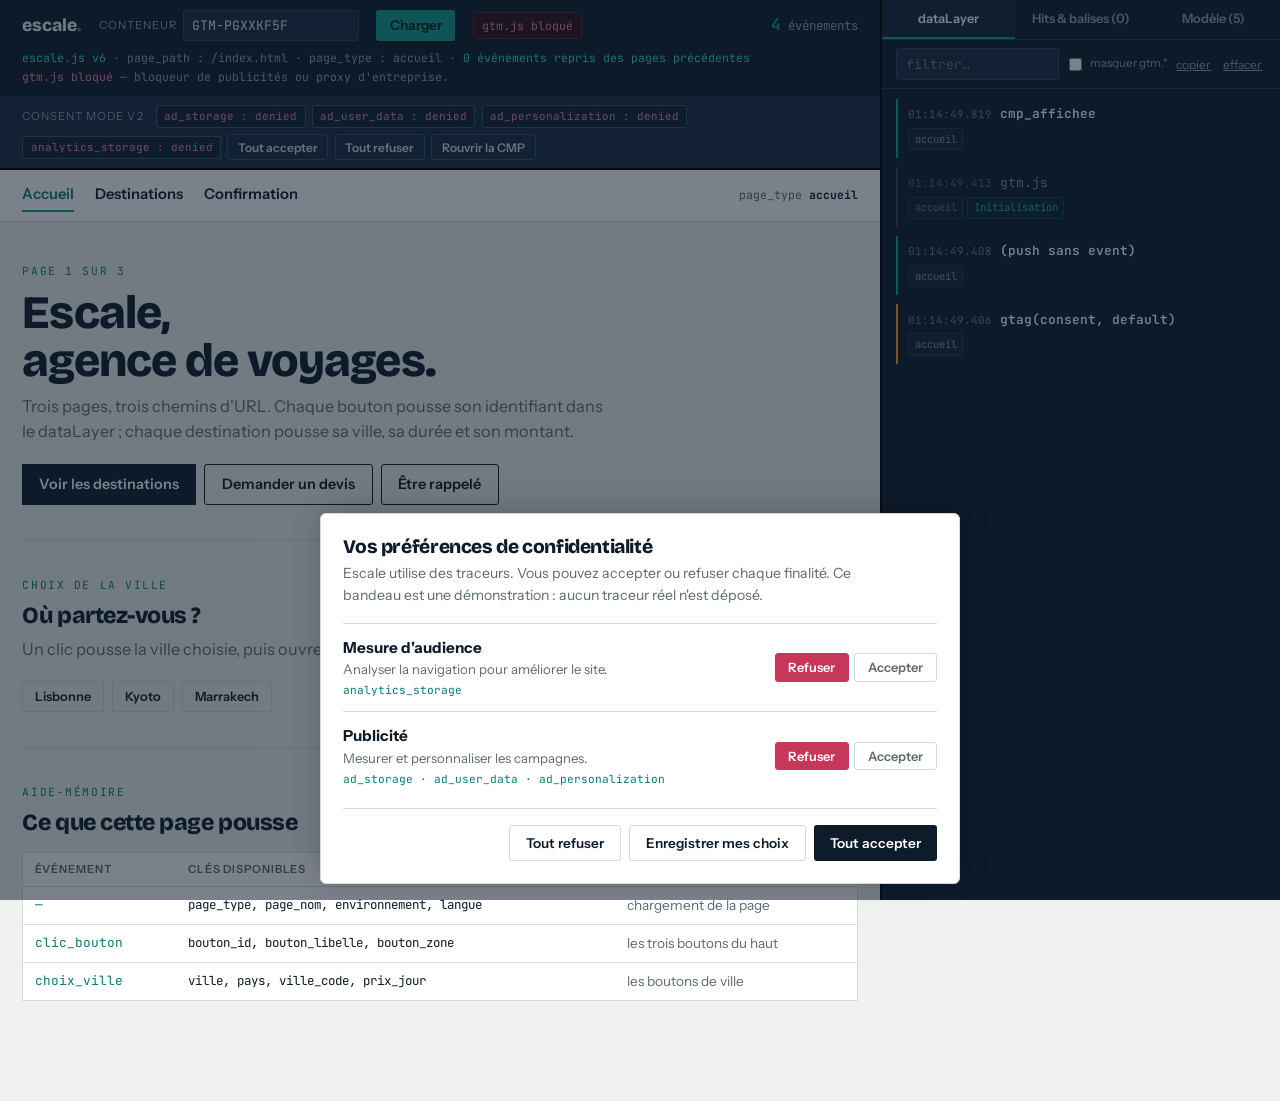
<file: index.html>
<!DOCTYPE html>
<html lang="fr">
<head>
<meta charset="utf-8">
<meta name="viewport" content="width=device-width, initial-scale=1">
<title>Escale — accueil</title>
<link rel="preconnect" href="https://fonts.googleapis.com">
<link rel="preconnect" href="https://fonts.gstatic.com" crossorigin>
<link href="https://fonts.googleapis.com/css2?family=Bricolage+Grotesque:opsz,wght@12..96,500;12..96,700;12..96,800&family=Instrument+Sans:wght@400;500;600&family=JetBrains+Mono:wght@400;600&display=swap" rel="stylesheet">
<link rel="stylesheet" href="escale.css?v=6">

<!-- dataLayer + moniteur : AVANT tout le reste -->
<script>
window.dataLayer = window.dataLayer || [];
window.__journal = [];
window.__tampon = [];
window.__journaliser = function (m) { window.__tampon.push(m); };
window.escaleTag = function (n, d) { (window.__tagsEnAttente = window.__tagsEnAttente || []).push([n, d]); };

(function () {
  function installerHook() {
    var dl = window.dataLayer;
    if (!dl || (dl.push && dl.push.__hooke)) return;
    var origine = dl.push;
    var wrapper = function () {
      for (var i = 0; i < arguments.length; i++) {
        try { window.__journaliser(arguments[i]); } catch (e) {}
      }
      return origine.apply(dl, arguments);
    };
    wrapper.__hooke = true;
    dl.push = wrapper;
  }
  window.__installerHook = installerHook;
  installerHook();
  setInterval(installerHook, 400);
})();

// Contexte de page, disponible dès le premier événement.
// Consent Mode v2 — restauré depuis la session, AVANT le chargement de GTM.
function gtag() { dataLayer.push(arguments); }
window.__consentInitial = { ad_storage: 'denied', ad_user_data: 'denied', ad_personalization: 'denied', analytics_storage: 'denied' };
try {
  var sauvegarde = sessionStorage.getItem('escale_consent');
  if (sauvegarde) window.__consentInitial = JSON.parse(sauvegarde);
} catch (e) {}
gtag('consent', 'default', {
  ad_storage: window.__consentInitial.ad_storage,
  ad_user_data: window.__consentInitial.ad_user_data,
  ad_personalization: window.__consentInitial.ad_personalization,
  analytics_storage: window.__consentInitial.analytics_storage,
  functionality_storage: 'granted',
  security_storage: 'granted',
  wait_for_update: 500
});

dataLayer.push({
  page_type: 'accueil',
  page_nom: 'Accueil',
  environnement: 'formation',
  langue: 'fr'
});
</script>
</head>
<body data-page="accueil">

<header class="barre">
  <div class="barre-inner">
    <div class="marque">escale<span>.</span></div>
    <div class="champ">
      <label for="id-conteneur">Conteneur</label>
      <input type="text" id="id-conteneur" value="GTM-PGXXKF5F" placeholder="GTM-XXXXXXX" spellcheck="false" autocomplete="off">
    </div>
    <button class="btn" id="btn-charger">Charger</button>
    <span class="etat" id="etat-gtm">en attente</span>
    <div class="compteur"><b id="compteur">0</b> événements</div>
    <p class="diag" id="diagnostic"></p>
  </div>
  <div class="consent">
    <div class="consent-inner">
      <span class="titre">Consent Mode v2</span>
      <button class="pastille" data-consent="ad_storage" data-etat="denied">ad_storage : denied</button>
      <button class="pastille" data-consent="ad_user_data" data-etat="denied">ad_user_data : denied</button>
      <button class="pastille" data-consent="ad_personalization" data-etat="denied">ad_personalization : denied</button>
      <button class="pastille" data-consent="analytics_storage" data-etat="denied">analytics_storage : denied</button>
      <button class="btn-fant" id="btn-tout-accepter">Tout accepter</button>
      <button class="btn-fant" id="btn-tout-refuser">Tout refuser</button>
    </div>
  </div>
</header>

<nav class="nav">
  <div class="nav-inner">
    <a href="index.html" aria-current="page">Accueil</a>
    <a href="destinations.html">Destinations</a>
    <a href="merci.html">Confirmation</a>
    <span class="chemin">page_type <b>accueil</b></span>
  </div>
</nav>

<main>

  <section class="hero">
    <span class="eyebrow">Page 1 sur 3</span>
    <h1>Escale,<br>agence de voyages.</h1>
    <p class="chapo">Trois pages, trois chemins d'URL. Chaque bouton pousse son identifiant dans le dataLayer ; chaque destination pousse sa ville, sa durée et son montant.</p>
    <div class="actions">
      <a class="btn-clair" href="destinations.html" id="lien-destinations" data-bouton-id="voir-destinations" data-bouton-zone="hero">Voir les destinations</a>
      <button class="btn-bord" id="btn-devis" data-bouton-id="demander-devis" data-bouton-zone="hero">Demander un devis</button>
      <button class="btn-bord" id="btn-rappel" data-bouton-id="etre-rappele" data-bouton-zone="hero">Être rappelé</button>
    </div>
  </section>

  <section id="villes">
    <span class="eyebrow">Choix de la ville</span>
    <h2>Où partez-vous ?</h2>
    <p class="chapo">Un clic pousse la ville choisie, puis ouvre la page Destinations.</p>
    <div class="actions" id="liste-villes"></div>
    <p class="msg" id="msg-ville" hidden></p>
  </section>

  <section id="cles">
    <span class="eyebrow">Aide-mémoire</span>
    <h2>Ce que cette page pousse</h2>
    <table class="cles">
      <tr><th>Événement</th><th>Clés disponibles</th><th>Déclenché par</th></tr>
      <tr><td>—</td><td>page_type, page_nom, environnement, langue</td><td>chargement de la page</td></tr>
      <tr><td>clic_bouton</td><td>bouton_id, bouton_libelle, bouton_zone</td><td>les trois boutons du haut</td></tr>
      <tr><td>choix_ville</td><td>ville, pays, ville_code, prix_jour</td><td>les boutons de ville</td></tr>
    </table>
  </section>

</main>

<button class="dock-bascule" id="dock-bascule" aria-expanded="false">Journal (<span id="compteur-mobile">0</span>)</button>

<aside class="dock" id="dock" aria-label="Journal">
  <div class="dock-tete">
    <button data-panneau="flux" aria-selected="true">dataLayer</button>
    <button data-panneau="hits" aria-selected="false">Hits &amp; balises (<span id="compteur-hits">0</span>)</button>
  </div>
  <div class="dock-outils">
    <input type="search" id="filtre" placeholder="filtrer…" aria-label="Filtrer">
    <label class="bascule"><input type="checkbox" id="masquer-gtm"> masquer gtm.*</label>
    <button class="mini-lien" id="btn-copier">copier</button>
    <button class="mini-lien" id="btn-effacer">effacer</button>
  </div>
  <div class="panneau" id="flux" data-actif="1"><p class="panneau-vide">En attente du premier push…</p></div>
  <div class="panneau" id="hits"><p class="panneau-vide">Aucun hit sortant pour l'instant.<br><br>Les événements GA4, Google Ads et Meta envoyés par vos balises s'afficheront ici automatiquement, avec leurs paramètres.<br><br>Une balise <b>HTML personnalisé</b> appelant <code>escaleTag('Nom', {…})</code> s'y affiche aussi.</p></div>
</aside>

<script src="escale.js?v=6"></script>
</body>
</html>
</file>
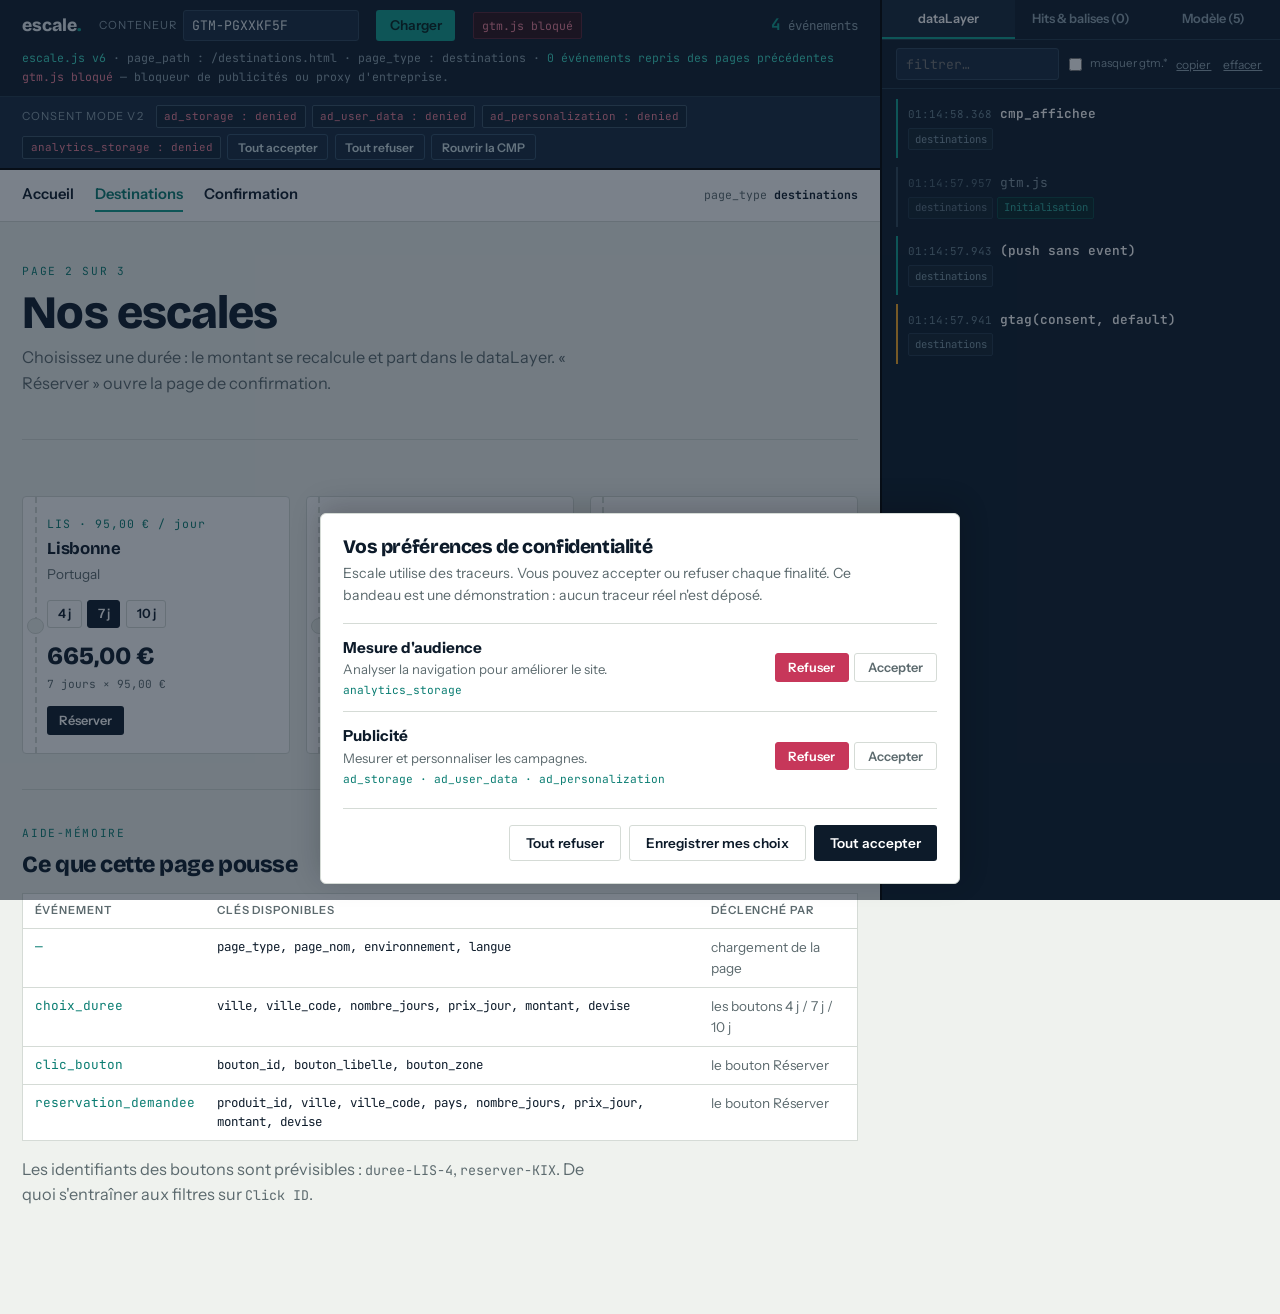
<file: destinations.html>
<!DOCTYPE html>
<html lang="fr">
<head>
<meta charset="utf-8">
<meta name="viewport" content="width=device-width, initial-scale=1">
<title>Escale — destinations</title>
<link rel="preconnect" href="https://fonts.googleapis.com">
<link rel="preconnect" href="https://fonts.gstatic.com" crossorigin>
<link href="https://fonts.googleapis.com/css2?family=Bricolage+Grotesque:opsz,wght@12..96,500;12..96,700;12..96,800&family=Instrument+Sans:wght@400;500;600&family=JetBrains+Mono:wght@400;600&display=swap" rel="stylesheet">
<link rel="stylesheet" href="escale.css?v=6">

<!-- dataLayer + moniteur : AVANT tout le reste -->
<script>
window.dataLayer = window.dataLayer || [];
window.__journal = [];
window.__tampon = [];
window.__journaliser = function (m) { window.__tampon.push(m); };
window.escaleTag = function (n, d) { (window.__tagsEnAttente = window.__tagsEnAttente || []).push([n, d]); };

(function () {
  function installerHook() {
    var dl = window.dataLayer;
    if (!dl || (dl.push && dl.push.__hooke)) return;
    var origine = dl.push;
    var wrapper = function () {
      for (var i = 0; i < arguments.length; i++) {
        try { window.__journaliser(arguments[i]); } catch (e) {}
      }
      return origine.apply(dl, arguments);
    };
    wrapper.__hooke = true;
    dl.push = wrapper;
  }
  window.__installerHook = installerHook;
  installerHook();
  setInterval(installerHook, 400);
})();

// Consent Mode v2 — restauré depuis la session, AVANT le chargement de GTM.
function gtag() { dataLayer.push(arguments); }
window.__consentInitial = { ad_storage: 'denied', ad_user_data: 'denied', ad_personalization: 'denied', analytics_storage: 'denied' };
try {
  var sauvegarde = sessionStorage.getItem('escale_consent');
  if (sauvegarde) window.__consentInitial = JSON.parse(sauvegarde);
} catch (e) {}
gtag('consent', 'default', {
  ad_storage: window.__consentInitial.ad_storage,
  ad_user_data: window.__consentInitial.ad_user_data,
  ad_personalization: window.__consentInitial.ad_personalization,
  analytics_storage: window.__consentInitial.analytics_storage,
  functionality_storage: 'granted',
  security_storage: 'granted',
  wait_for_update: 500
});

dataLayer.push({
  page_type: 'destinations',
  page_nom: 'Liste des destinations',
  environnement: 'formation',
  langue: 'fr'
});
</script>
</head>
<body data-page="destinations">

<header class="barre">
  <div class="barre-inner">
    <div class="marque">escale<span>.</span></div>
    <div class="champ">
      <label for="id-conteneur">Conteneur</label>
      <input type="text" id="id-conteneur" value="GTM-PGXXKF5F" placeholder="GTM-XXXXXXX" spellcheck="false" autocomplete="off">
    </div>
    <button class="btn" id="btn-charger">Charger</button>
    <span class="etat" id="etat-gtm">en attente</span>
    <div class="compteur"><b id="compteur">0</b> événements</div>
    <p class="diag" id="diagnostic"></p>
  </div>
  <div class="consent">
    <div class="consent-inner">
      <span class="titre">Consent Mode v2</span>
      <button class="pastille" data-consent="ad_storage" data-etat="denied">ad_storage : denied</button>
      <button class="pastille" data-consent="ad_user_data" data-etat="denied">ad_user_data : denied</button>
      <button class="pastille" data-consent="ad_personalization" data-etat="denied">ad_personalization : denied</button>
      <button class="pastille" data-consent="analytics_storage" data-etat="denied">analytics_storage : denied</button>
      <button class="btn-fant" id="btn-tout-accepter">Tout accepter</button>
      <button class="btn-fant" id="btn-tout-refuser">Tout refuser</button>
    </div>
  </div>
</header>

<nav class="nav">
  <div class="nav-inner">
    <a href="index.html">Accueil</a>
    <a href="destinations.html" aria-current="page">Destinations</a>
    <a href="merci.html">Confirmation</a>
    <span class="chemin">page_type <b>destinations</b></span>
  </div>
</nav>

<main>

  <section class="hero">
    <span class="eyebrow">Page 2 sur 3</span>
    <h1>Nos escales</h1>
    <p class="chapo">Choisissez une durée : le montant se recalcule et part dans le dataLayer. « Réserver » ouvre la page de confirmation.</p>
  </section>

  <section id="offres">
    <div class="villes" id="liste-offres"></div>
    <p class="msg" id="msg-reservation" hidden></p>
  </section>

  <section id="cles">
    <span class="eyebrow">Aide-mémoire</span>
    <h2>Ce que cette page pousse</h2>
    <table class="cles">
      <tr><th>Événement</th><th>Clés disponibles</th><th>Déclenché par</th></tr>
      <tr><td>—</td><td>page_type, page_nom, environnement, langue</td><td>chargement de la page</td></tr>
      <tr><td>choix_duree</td><td>ville, ville_code, nombre_jours, prix_jour, montant, devise</td><td>les boutons 4 j / 7 j / 10 j</td></tr>
      <tr><td>clic_bouton</td><td>bouton_id, bouton_libelle, bouton_zone</td><td>le bouton Réserver</td></tr>
      <tr><td>reservation_demandee</td><td>produit_id, ville, ville_code, pays, nombre_jours, prix_jour, montant, devise</td><td>le bouton Réserver</td></tr>
    </table>
    <p class="chapo" style="margin-top:1rem">Les identifiants des boutons sont prévisibles : <code>duree-LIS-4</code>, <code>reserver-KIX</code>. De quoi s'entraîner aux filtres sur <code>Click ID</code>.</p>
  </section>

</main>

<button class="dock-bascule" id="dock-bascule" aria-expanded="false">Journal (<span id="compteur-mobile">0</span>)</button>

<aside class="dock" id="dock" aria-label="Journal">
  <div class="dock-tete">
    <button data-panneau="flux" aria-selected="true">dataLayer</button>
    <button data-panneau="hits" aria-selected="false">Hits &amp; balises (<span id="compteur-hits">0</span>)</button>
  </div>
  <div class="dock-outils">
    <input type="search" id="filtre" placeholder="filtrer…" aria-label="Filtrer">
    <label class="bascule"><input type="checkbox" id="masquer-gtm"> masquer gtm.*</label>
    <button class="mini-lien" id="btn-copier">copier</button>
    <button class="mini-lien" id="btn-effacer">effacer</button>
  </div>
  <div class="panneau" id="flux" data-actif="1"><p class="panneau-vide">En attente du premier push…</p></div>
  <div class="panneau" id="hits"><p class="panneau-vide">Aucun hit sortant pour l'instant.<br><br>Les événements GA4, Google Ads et Meta envoyés par vos balises s'afficheront ici automatiquement, avec leurs paramètres.<br><br>Une balise <b>HTML personnalisé</b> appelant <code>escaleTag('Nom', {…})</code> s'y affiche aussi.</p></div>
</aside>

<script src="escale.js?v=6"></script>
</body>
</html>
</file>
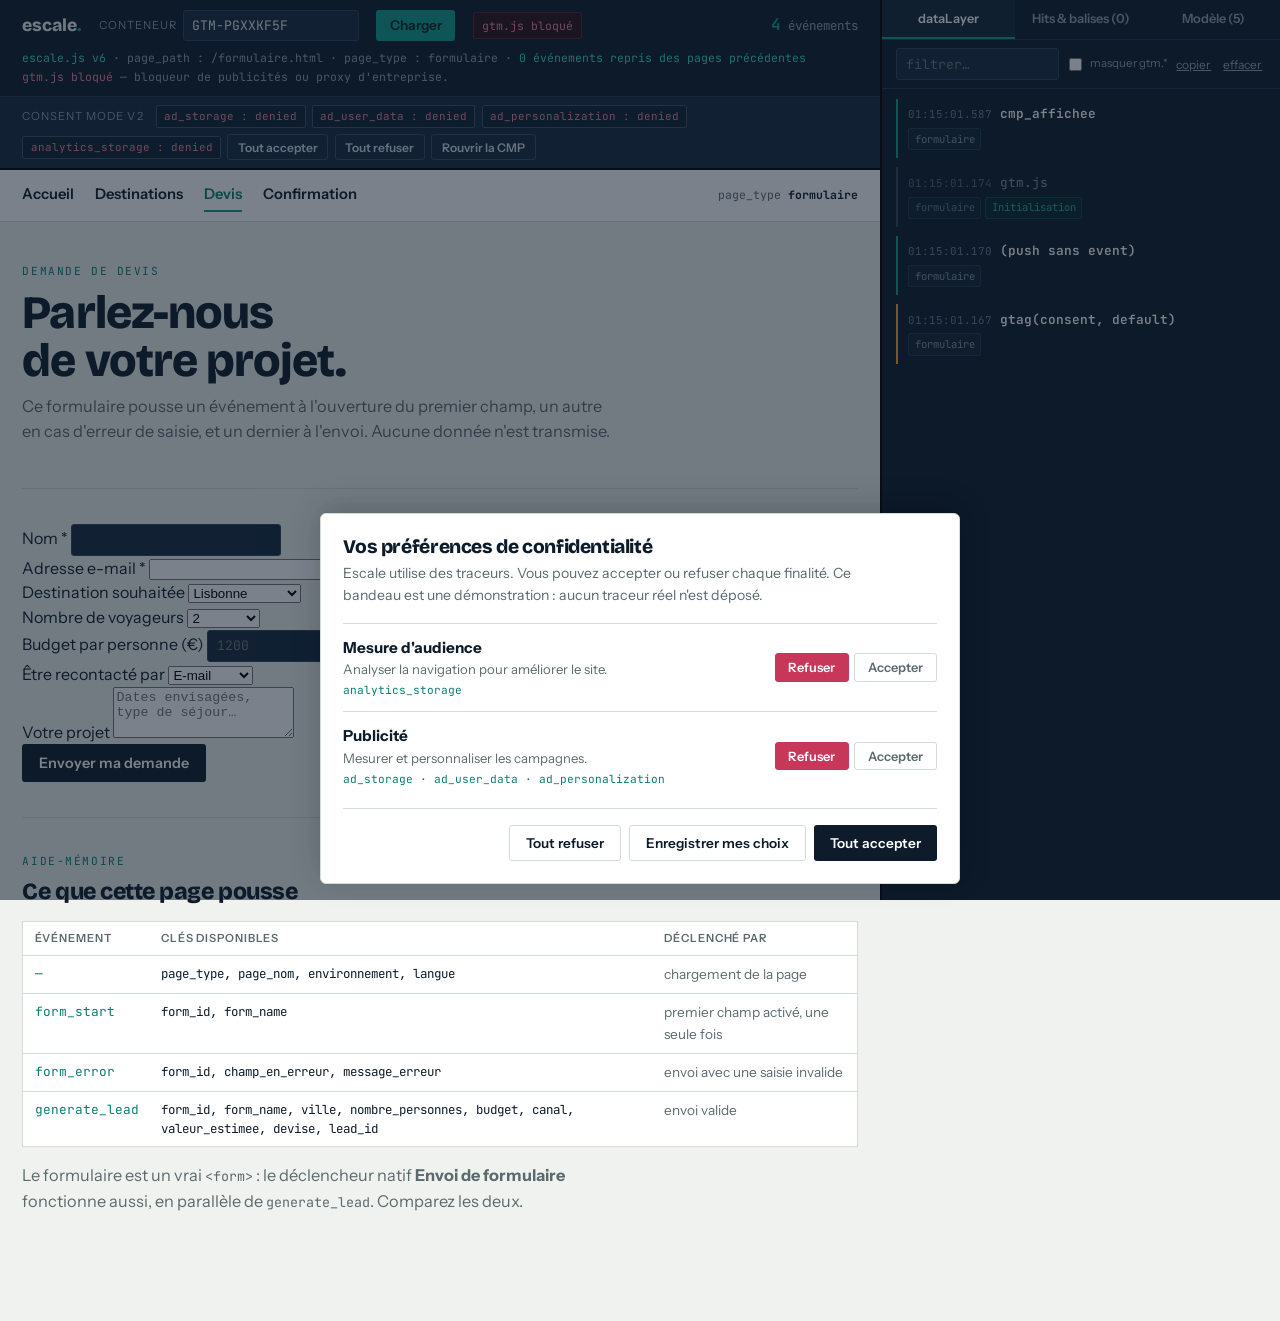
<file: formulaire.html>
<!DOCTYPE html>
<html lang="fr">
<head>
<meta charset="utf-8">
<meta name="viewport" content="width=device-width, initial-scale=1">
<title>Escale — demande de devis</title>
<link rel="preconnect" href="https://fonts.googleapis.com">
<link rel="preconnect" href="https://fonts.gstatic.com" crossorigin>
<link href="https://fonts.googleapis.com/css2?family=Bricolage+Grotesque:opsz,wght@12..96,500;12..96,700;12..96,800&family=Instrument+Sans:wght@400;500;600&family=JetBrains+Mono:wght@400;600&display=swap" rel="stylesheet">
<link rel="stylesheet" href="escale.css?v=7">

<!-- dataLayer + moniteur : AVANT tout le reste -->
<script>
window.dataLayer = window.dataLayer || [];
window.__journal = [];
window.__tampon = [];
window.__journaliser = function (m) { window.__tampon.push(m); };
window.escaleTag = function (n, d) { (window.__tagsEnAttente = window.__tagsEnAttente || []).push([n, d]); };

(function () {
  function installerHook() {
    var dl = window.dataLayer;
    if (!dl || (dl.push && dl.push.__hooke)) return;
    var origine = dl.push;
    var wrapper = function () {
      for (var i = 0; i < arguments.length; i++) {
        try { window.__journaliser(arguments[i]); } catch (e) {}
      }
      return origine.apply(dl, arguments);
    };
    wrapper.__hooke = true;
    dl.push = wrapper;
  }
  window.__installerHook = installerHook;
  installerHook();
  setInterval(installerHook, 400);
})();

// Consent Mode v2 — restauré depuis la session, AVANT le chargement de GTM.
function gtag() { dataLayer.push(arguments); }
window.__consentInitial = { ad_storage: 'denied', ad_user_data: 'denied', ad_personalization: 'denied', analytics_storage: 'denied' };
try {
  var sauvegarde = sessionStorage.getItem('escale_consent');
  if (sauvegarde) window.__consentInitial = JSON.parse(sauvegarde);
} catch (e) {}
gtag('consent', 'default', {
  ad_storage: window.__consentInitial.ad_storage,
  ad_user_data: window.__consentInitial.ad_user_data,
  ad_personalization: window.__consentInitial.ad_personalization,
  analytics_storage: window.__consentInitial.analytics_storage,
  functionality_storage: 'granted',
  security_storage: 'granted',
  wait_for_update: 500
});

dataLayer.push({
  page_type: 'formulaire',
  page_nom: 'Demande de devis',
  environnement: 'formation',
  langue: 'fr'
});
</script>
</head>
<body data-page="formulaire">

<header class="barre">
  <div class="barre-inner">
    <div class="marque">escale<span>.</span></div>
    <div class="champ">
      <label for="id-conteneur">Conteneur</label>
      <input type="text" id="id-conteneur" value="GTM-PGXXKF5F" placeholder="GTM-XXXXXXX" spellcheck="false" autocomplete="off">
    </div>
    <button class="btn" id="btn-charger">Charger</button>
    <span class="etat" id="etat-gtm">en attente</span>
    <div class="compteur"><b id="compteur">0</b> événements</div>
    <p class="diag" id="diagnostic"></p>
  </div>
  <div class="consent">
    <div class="consent-inner">
      <span class="titre">Consent Mode v2</span>
      <button class="pastille" data-consent="ad_storage" data-etat="denied">ad_storage : denied</button>
      <button class="pastille" data-consent="ad_user_data" data-etat="denied">ad_user_data : denied</button>
      <button class="pastille" data-consent="ad_personalization" data-etat="denied">ad_personalization : denied</button>
      <button class="pastille" data-consent="analytics_storage" data-etat="denied">analytics_storage : denied</button>
      <button class="btn-fant" id="btn-tout-accepter">Tout accepter</button>
      <button class="btn-fant" id="btn-tout-refuser">Tout refuser</button>
    </div>
  </div>
</header>

<nav class="nav">
  <div class="nav-inner">
    <a href="index.html">Accueil</a>
    <a href="destinations.html">Destinations</a>
    <a href="formulaire.html" aria-current="page">Devis</a>
    <a href="merci.html">Confirmation</a>
    <span class="chemin">page_type <b>formulaire</b></span>
  </div>
</nav>

<main>

  <section class="hero">
    <span class="eyebrow">Demande de devis</span>
    <h1>Parlez-nous<br>de votre projet.</h1>
    <p class="chapo">Ce formulaire pousse un événement à l'ouverture du premier champ, un autre en cas d'erreur de saisie, et un dernier à l'envoi. Aucune donnée n'est transmise.</p>
  </section>

  <section id="devis">
    <form id="form-devis" novalidate>
      <div class="form-grille">
        <div>
          <label for="f-nom">Nom *</label>
          <input type="text" id="f-nom" name="nom" autocomplete="name">
        </div>
        <div>
          <label for="f-email">Adresse e-mail *</label>
          <input type="email" id="f-email" name="email" autocomplete="email">
        </div>
        <div>
          <label for="f-ville">Destination souhaitée</label>
          <select id="f-ville" name="ville">
            <option value="Lisbonne">Lisbonne</option>
            <option value="Kyoto">Kyoto</option>
            <option value="Marrakech">Marrakech</option>
            <option value="Autre">Autre / à définir</option>
          </select>
        </div>
        <div>
          <label for="f-personnes">Nombre de voyageurs</label>
          <select id="f-personnes" name="personnes">
            <option value="1">1</option>
            <option value="2" selected>2</option>
            <option value="4">3 à 5</option>
            <option value="8">6 et plus</option>
          </select>
        </div>
        <div>
          <label for="f-budget">Budget par personne (€)</label>
          <input type="text" id="f-budget" name="budget" placeholder="1200" inputmode="numeric">
        </div>
        <div>
          <label for="f-canal">Être recontacté par</label>
          <select id="f-canal" name="canal">
            <option value="email">E-mail</option>
            <option value="telephone">Téléphone</option>
          </select>
        </div>
        <div class="pleine">
          <label for="f-message">Votre projet</label>
          <textarea id="f-message" name="message" rows="3" placeholder="Dates envisagées, type de séjour…"></textarea>
        </div>
        <div class="pleine">
          <button class="btn-clair" type="submit" id="btn-envoyer" data-bouton-id="envoyer-devis" data-bouton-zone="formulaire">Envoyer ma demande</button>
        </div>
      </div>
    </form>
    <p class="msg" id="msg-form" hidden></p>
  </section>

  <section id="confirmation" hidden>
    <span class="eyebrow">Demande enregistrée</span>
    <h2>Merci, nous vous répondons sous 48 h.</h2>
    <div class="recu">
      <span class="recu-tampon">Reçu</span>
      <dl>
        <dt>Référence</dt><dd id="recu-ref">—</dd>
        <dt>Destination</dt><dd id="recu-ville">—</dd>
        <dt>Voyageurs</dt><dd id="recu-personnes">—</dd>
      </dl>
      <div class="total" id="recu-budget">—</div>
    </div>
    <div class="actions">
      <button class="btn-bord" id="btn-nouvelle" data-bouton-id="nouvelle-demande" data-bouton-zone="confirmation">Envoyer une autre demande</button>
      <a class="btn-clair" href="destinations.html" data-bouton-id="voir-destinations" data-bouton-zone="confirmation">Voir les destinations</a>
    </div>
  </section>

  <section id="cles">
    <span class="eyebrow">Aide-mémoire</span>
    <h2>Ce que cette page pousse</h2>
    <table class="cles">
      <tr><th>Événement</th><th>Clés disponibles</th><th>Déclenché par</th></tr>
      <tr><td>—</td><td>page_type, page_nom, environnement, langue</td><td>chargement de la page</td></tr>
      <tr><td>form_start</td><td>form_id, form_name</td><td>premier champ activé, une seule fois</td></tr>
      <tr><td>form_error</td><td>form_id, champ_en_erreur, message_erreur</td><td>envoi avec une saisie invalide</td></tr>
      <tr><td>generate_lead</td><td>form_id, form_name, ville, nombre_personnes, budget, canal, valeur_estimee, devise, lead_id</td><td>envoi valide</td></tr>
    </table>
    <p class="chapo" style="margin-top:1rem">Le formulaire est un vrai <code>&lt;form&gt;</code> : le déclencheur natif <b>Envoi de formulaire</b> fonctionne aussi, en parallèle de <code>generate_lead</code>. Comparez les deux.</p>
  </section>

</main>

<button class="dock-bascule" id="dock-bascule" aria-expanded="false">Journal (<span id="compteur-mobile">0</span>)</button>

<aside class="dock" id="dock" aria-label="Journal">
  <div class="dock-tete">
    <button data-panneau="flux" aria-selected="true">dataLayer</button>
    <button data-panneau="hits" aria-selected="false">Hits &amp; balises (<span id="compteur-hits">0</span>)</button>
  </div>
  <div class="dock-outils">
    <input type="search" id="filtre" placeholder="filtrer…" aria-label="Filtrer">
    <label class="bascule"><input type="checkbox" id="masquer-gtm"> masquer gtm.*</label>
    <button class="mini-lien" id="btn-copier">copier</button>
    <button class="mini-lien" id="btn-effacer">effacer</button>
  </div>
  <div class="panneau" id="flux" data-actif="1"><p class="panneau-vide">En attente du premier push…</p></div>
  <div class="panneau" id="hits"><p class="panneau-vide">Aucun hit sortant pour l'instant.<br><br>Les événements GA4, Google Ads et Meta envoyés par vos balises s'afficheront ici automatiquement, avec leurs paramètres.<br><br>Une balise <b>HTML personnalisé</b> s'y affiche aussi, via <code>escaleTag('Nom')</code> ou <code>dataLayer.push({event:'escale_tag', balise_nom:'Nom'})</code>.</p></div>
</aside>

<script src="escale.js?v=7"></script>

<!-- Logique propre à cette page. escale.js n'est pas modifié. -->
<script>
(function () {
  'use strict';
  var FORM_ID = 'form-devis';
  var FORM_NOM = 'demande_devis';

  function id(x) { return document.getElementById(x); }
  function vers(x) { var el = id(x); if (el && el.scrollIntoView) el.scrollIntoView(); }
  function dire(texte, erreur) {
    var m = id('msg-form');
    m.hidden = false;
    m.className = erreur ? 'msg err' : 'msg';
    m.textContent = texte;
  }

  // 1. form_start — au premier champ activé, une seule fois.
  var demarre = false;
  var form = id(FORM_ID);
  form.addEventListener('focusin', function () {
    if (demarre) return;
    demarre = true;
    dataLayer.push({ event: 'form_start', form_id: FORM_ID, form_name: FORM_NOM });
  });

  // 2. Envoi
  form.addEventListener('submit', function (e) {
    e.preventDefault();

    var nom = id('f-nom').value.trim();
    var email = id('f-email').value.trim();
    var budgetBrut = id('f-budget').value.replace(/[^0-9]/g, '');
    var personnes = parseInt(id('f-personnes').value, 10) || 1;
    var ville = id('f-ville').value;
    var canal = id('f-canal').value;

    if (!nom) {
      dataLayer.push({ event: 'form_error', form_id: FORM_ID, champ_en_erreur: 'nom', message_erreur: 'Nom manquant' });
      dire('Renseignez votre nom.', true);
      id('f-nom').focus();
      return;
    }
    if (!/^[^@\s]+@[^@\s]+\.[^@\s]+$/.test(email)) {
      dataLayer.push({ event: 'form_error', form_id: FORM_ID, champ_en_erreur: 'email', message_erreur: 'Adresse e-mail invalide' });
      dire('Adresse e-mail invalide.', true);
      id('f-email').focus();
      return;
    }

    var budget = parseInt(budgetBrut, 10) || 0;
    var valeur = budget * personnes;
    var ref = 'DEV-' + Date.now().toString().slice(-6);

    dataLayer.push({
      event: 'generate_lead',
      form_id: FORM_ID,
      form_name: FORM_NOM,
      lead_id: ref,
      ville: ville,
      nombre_personnes: personnes,
      budget: budget,
      canal: canal,
      valeur_estimee: valeur,
      devise: 'EUR'
    });

    id('recu-ref').textContent = ref;
    id('recu-ville').textContent = ville;
    id('recu-personnes').textContent = personnes;
    id('recu-budget').textContent = valeur
      ? valeur.toFixed(2).replace('.', ',') + ' €'
      : 'Budget non renseigné';

    id('devis').hidden = true;
    id('confirmation').hidden = false;
    vers('confirmation');
  });

  // 3. Retour au formulaire
  id('btn-nouvelle').addEventListener('click', function () {
    form.reset();
    demarre = false;
    id('msg-form').hidden = true;
    id('confirmation').hidden = true;
    id('devis').hidden = false;
    vers('devis');
  });
})();
</script>
</body>
</html>
</file>
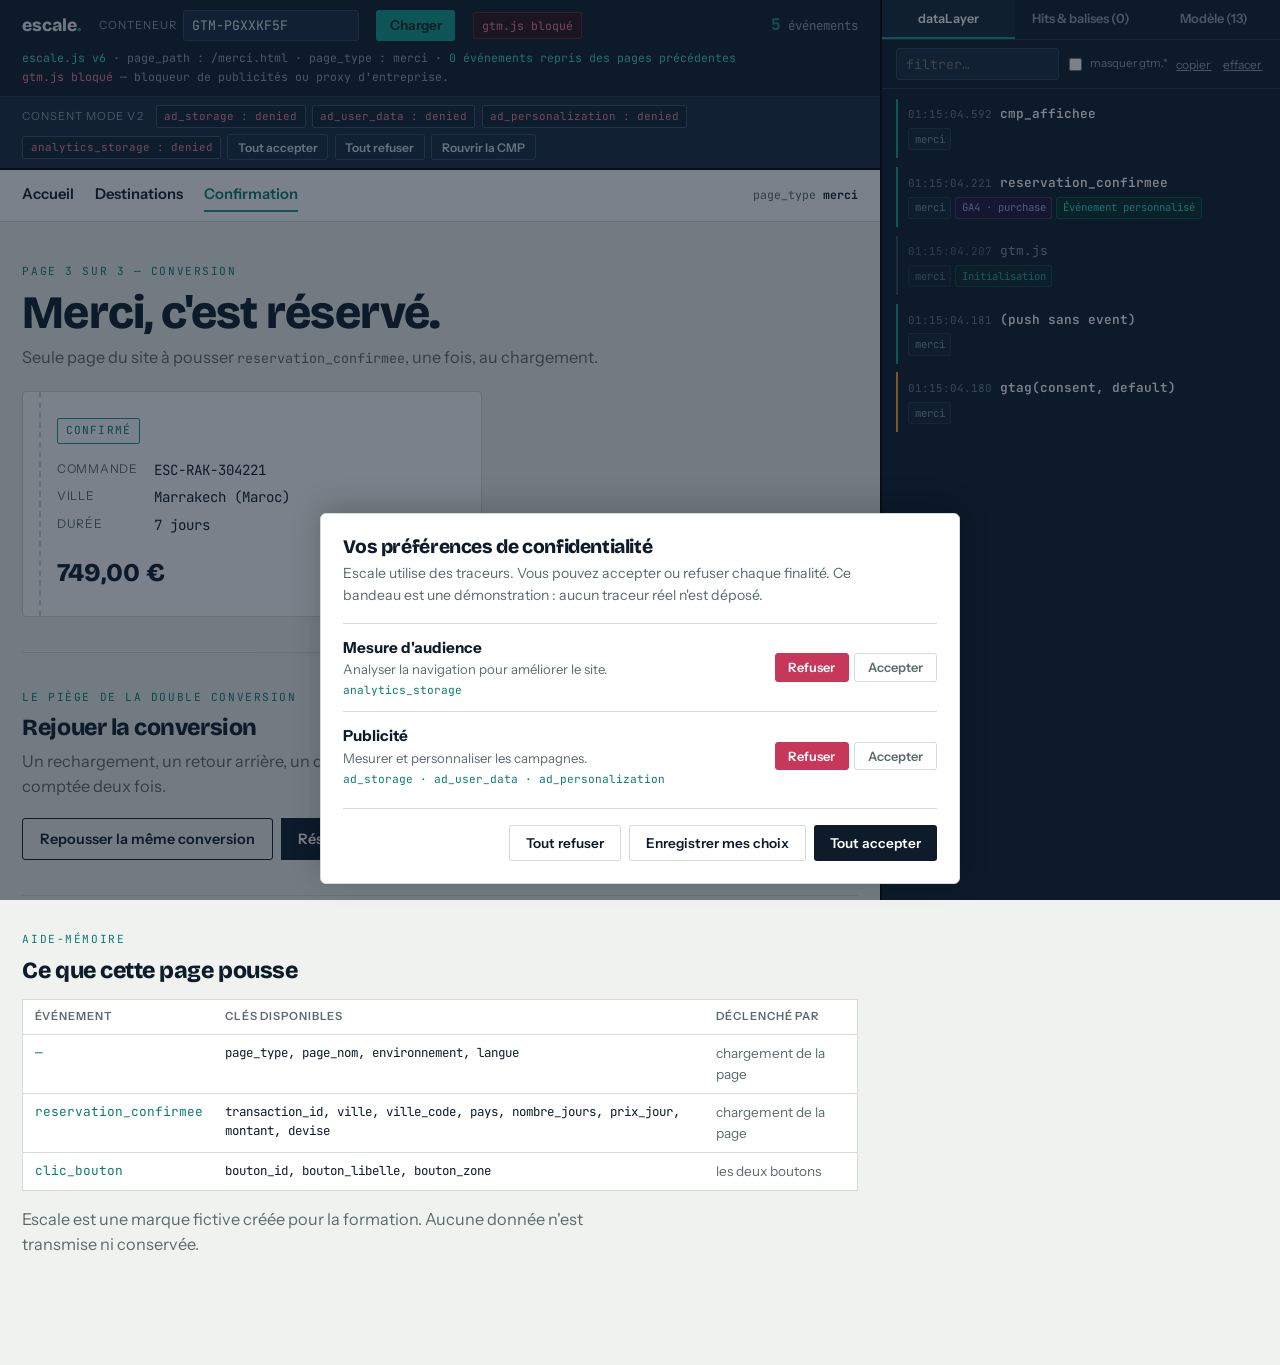
<file: merci.html>
<!DOCTYPE html>
<html lang="fr">
<head>
<meta charset="utf-8">
<meta name="viewport" content="width=device-width, initial-scale=1">
<title>Escale — merci</title>
<link rel="preconnect" href="https://fonts.googleapis.com">
<link rel="preconnect" href="https://fonts.gstatic.com" crossorigin>
<link href="https://fonts.googleapis.com/css2?family=Bricolage+Grotesque:opsz,wght@12..96,500;12..96,700;12..96,800&family=Instrument+Sans:wght@400;500;600&family=JetBrains+Mono:wght@400;600&display=swap" rel="stylesheet">
<link rel="stylesheet" href="escale.css?v=6">

<!-- dataLayer + moniteur : AVANT tout le reste -->
<script>
window.dataLayer = window.dataLayer || [];
window.__journal = [];
window.__tampon = [];
window.__journaliser = function (m) { window.__tampon.push(m); };
window.escaleTag = function (n, d) { (window.__tagsEnAttente = window.__tagsEnAttente || []).push([n, d]); };

(function () {
  function installerHook() {
    var dl = window.dataLayer;
    if (!dl || (dl.push && dl.push.__hooke)) return;
    var origine = dl.push;
    var wrapper = function () {
      for (var i = 0; i < arguments.length; i++) {
        try { window.__journaliser(arguments[i]); } catch (e) {}
      }
      return origine.apply(dl, arguments);
    };
    wrapper.__hooke = true;
    dl.push = wrapper;
  }
  window.__installerHook = installerHook;
  installerHook();
  setInterval(installerHook, 400);
})();

// Consent Mode v2 — restauré depuis la session, AVANT le chargement de GTM.
function gtag() { dataLayer.push(arguments); }
window.__consentInitial = { ad_storage: 'denied', ad_user_data: 'denied', ad_personalization: 'denied', analytics_storage: 'denied' };
try {
  var sauvegarde = sessionStorage.getItem('escale_consent');
  if (sauvegarde) window.__consentInitial = JSON.parse(sauvegarde);
} catch (e) {}
gtag('consent', 'default', {
  ad_storage: window.__consentInitial.ad_storage,
  ad_user_data: window.__consentInitial.ad_user_data,
  ad_personalization: window.__consentInitial.ad_personalization,
  analytics_storage: window.__consentInitial.analytics_storage,
  functionality_storage: 'granted',
  security_storage: 'granted',
  wait_for_update: 500
});

dataLayer.push({
  page_type: 'merci',
  page_nom: 'Confirmation de réservation',
  environnement: 'formation',
  langue: 'fr'
});
</script>
</head>
<body data-page="merci">

<header class="barre">
  <div class="barre-inner">
    <div class="marque">escale<span>.</span></div>
    <div class="champ">
      <label for="id-conteneur">Conteneur</label>
      <input type="text" id="id-conteneur" value="GTM-PGXXKF5F" placeholder="GTM-XXXXXXX" spellcheck="false" autocomplete="off">
    </div>
    <button class="btn" id="btn-charger">Charger</button>
    <span class="etat" id="etat-gtm">en attente</span>
    <div class="compteur"><b id="compteur">0</b> événements</div>
    <p class="diag" id="diagnostic"></p>
  </div>
  <div class="consent">
    <div class="consent-inner">
      <span class="titre">Consent Mode v2</span>
      <button class="pastille" data-consent="ad_storage" data-etat="denied">ad_storage : denied</button>
      <button class="pastille" data-consent="ad_user_data" data-etat="denied">ad_user_data : denied</button>
      <button class="pastille" data-consent="ad_personalization" data-etat="denied">ad_personalization : denied</button>
      <button class="pastille" data-consent="analytics_storage" data-etat="denied">analytics_storage : denied</button>
      <button class="btn-fant" id="btn-tout-accepter">Tout accepter</button>
      <button class="btn-fant" id="btn-tout-refuser">Tout refuser</button>
    </div>
  </div>
</header>

<nav class="nav">
  <div class="nav-inner">
    <a href="index.html">Accueil</a>
    <a href="destinations.html">Destinations</a>
    <a href="merci.html" aria-current="page">Confirmation</a>
    <span class="chemin">page_type <b>merci</b></span>
  </div>
</nav>

<main>

  <section class="hero">
    <span class="eyebrow">Page 3 sur 3 — conversion</span>
    <h1>Merci, c'est réservé.</h1>
    <p class="chapo">Seule page du site à pousser <code>reservation_confirmee</code>, une fois, au chargement.</p>

    <div class="recu">
      <span class="recu-tampon">Confirmé</span>
      <dl>
        <dt>Commande</dt><dd id="recu-numero">—</dd>
        <dt>Ville</dt><dd id="recu-ville">—</dd>
        <dt>Durée</dt><dd id="recu-jours">—</dd>
      </dl>
      <div class="total" id="recu-montant">—</div>
    </div>
  </section>

  <section id="rejouer">
    <span class="eyebrow">Le piège de la double conversion</span>
    <h2>Rejouer la conversion</h2>
    <p class="chapo">Un rechargement, un retour arrière, un double clic : la conversion peut être comptée deux fois.</p>
    <div class="actions">
      <button class="btn-bord" id="btn-repush" data-bouton-id="repousser-conversion" data-bouton-zone="confirmation">Repousser la même conversion</button>
      <a class="btn-clair" href="destinations.html" data-bouton-id="nouvelle-reservation" data-bouton-zone="confirmation">Réserver une autre escale</a>
    </div>
    <p class="msg" id="msg-repush" hidden></p>
  </section>

  <section id="cles">
    <span class="eyebrow">Aide-mémoire</span>
    <h2>Ce que cette page pousse</h2>
    <table class="cles">
      <tr><th>Événement</th><th>Clés disponibles</th><th>Déclenché par</th></tr>
      <tr><td>—</td><td>page_type, page_nom, environnement, langue</td><td>chargement de la page</td></tr>
      <tr><td>reservation_confirmee</td><td>transaction_id, ville, ville_code, pays, nombre_jours, prix_jour, montant, devise</td><td>chargement de la page</td></tr>
      <tr><td>clic_bouton</td><td>bouton_id, bouton_libelle, bouton_zone</td><td>les deux boutons</td></tr>
    </table>
    <p class="chapo" style="margin-top:1rem">Escale est une marque fictive créée pour la formation. Aucune donnée n'est transmise ni conservée.</p>
  </section>

</main>

<button class="dock-bascule" id="dock-bascule" aria-expanded="false">Journal (<span id="compteur-mobile">0</span>)</button>

<aside class="dock" id="dock" aria-label="Journal">
  <div class="dock-tete">
    <button data-panneau="flux" aria-selected="true">dataLayer</button>
    <button data-panneau="hits" aria-selected="false">Hits &amp; balises (<span id="compteur-hits">0</span>)</button>
  </div>
  <div class="dock-outils">
    <input type="search" id="filtre" placeholder="filtrer…" aria-label="Filtrer">
    <label class="bascule"><input type="checkbox" id="masquer-gtm"> masquer gtm.*</label>
    <button class="mini-lien" id="btn-copier">copier</button>
    <button class="mini-lien" id="btn-effacer">effacer</button>
  </div>
  <div class="panneau" id="flux" data-actif="1"><p class="panneau-vide">En attente du premier push…</p></div>
  <div class="panneau" id="hits"><p class="panneau-vide">Aucun hit sortant pour l'instant.<br><br>Les événements GA4, Google Ads et Meta envoyés par vos balises s'afficheront ici automatiquement, avec leurs paramètres.<br><br>Une balise <b>HTML personnalisé</b> appelant <code>escaleTag('Nom', {…})</code> s'y affiche aussi.</p></div>
</aside>

<script src="escale.js?v=6"></script>
</body>
</html>
</file>
<file: escale.css>
/* ============================================================
   Escale — bac à sable GTM · feuille de style partagée
   ============================================================ */
:root{
  --nuit:#0D1B2A; --nuit-clair:#16293F;
  --papier:#EFF2EE; --carte:#FFFFFF;
  --signal:#0F9D8F; --signal-sombre:#0A7D72;
  --ambre:#F5A623; --grenat:#C7375A; --violet:#7C6BF0;
  --trait:#D5DBD6; --gris:#5C6A6E;
  --dock:400px;
  --serif:'Bricolage Grotesque', system-ui, sans-serif;
  --texte:'Instrument Sans', system-ui, sans-serif;
  --mono:'JetBrains Mono', ui-monospace, monospace;
}
*{box-sizing:border-box}
body{margin:0;background:var(--papier);color:var(--nuit);font-family:var(--texte);font-size:16px;line-height:1.55;padding-right:var(--dock)}
h1,h2,h3{font-family:var(--serif);font-weight:800;letter-spacing:-.02em;margin:0}
h1{font-size:clamp(1.9rem,4vw,2.9rem);line-height:1.05}
h2{font-size:1.45rem;line-height:1.15}
h3{font-size:1.05rem;font-weight:700}
p{margin:.5rem 0}
a{color:var(--signal-sombre)}
code,.mono{font-family:var(--mono);font-size:.82em}
button{font-family:var(--texte);cursor:pointer;border:none;border-radius:3px}
:focus-visible{outline:2px solid var(--signal);outline-offset:2px}

/* ---------- barre ---------- */
.barre{position:sticky;top:0;z-index:60;background:var(--nuit);color:#E8EEF2;border-bottom:2px solid #000}
.barre-inner{max-width:980px;margin:0 auto;padding:.6rem 1.4rem;display:flex;flex-wrap:wrap;gap:.5rem 1.1rem;align-items:center}
.marque{font-family:var(--serif);font-weight:800;font-size:1.1rem}
.marque span{color:var(--signal)}
.champ{display:flex;gap:.35rem;align-items:center}
.champ label{font-size:.7rem;text-transform:uppercase;letter-spacing:.09em;color:#8FA3B0}
input[type=text],input[type=search]{font-family:var(--mono);font-size:.82rem;background:var(--nuit-clair);color:#E8EEF2;border:1px solid #2C4358;border-radius:3px;padding:.4rem .55rem}
.barre input{width:11rem}
.btn{background:var(--signal);color:#03211E;font-weight:600;font-size:.85rem;padding:.45rem .85rem}
.btn:hover{background:#12B3A3}
.btn-fant{background:transparent;color:#CFE0E6;border:1px solid #33506A;font-size:.75rem;padding:.28rem .6rem;font-weight:600}
.btn-fant:hover{background:var(--nuit-clair)}
.etat{font-family:var(--mono);font-size:.72rem;padding:.2rem .5rem;border-radius:2px;background:#2A1C10;color:var(--ambre);border:1px solid #4A3110}
.etat.ok{background:#052A26;color:var(--signal);border-color:#0A544C}
.etat.ko{background:#2C1019;color:#F08099;border-color:#5A2233}
.compteur{margin-left:auto;font-family:var(--mono);font-size:.78rem;color:#8FA3B0}
.compteur b{color:var(--signal);font-size:1rem}
.diag{flex-basis:100%;font-family:var(--mono);font-size:.72rem;color:#8FA3B0;margin:0;line-height:1.6}
.diag b{color:var(--ambre);font-weight:600}
.diag em{color:#3BD9C4;font-style:normal}
.diag s{color:#F08099;text-decoration:none}

/* ---------- consentement ---------- */
.consent{background:var(--nuit-clair);border-top:1px solid #22374A}
.consent-inner{max-width:980px;margin:0 auto;padding:.5rem 1.4rem;display:flex;flex-wrap:wrap;gap:.4rem;align-items:center}
.consent-inner .titre{font-size:.7rem;text-transform:uppercase;letter-spacing:.09em;color:#8FA3B0;margin-right:.4rem}
.pastille{font-family:var(--mono);font-size:.68rem;padding:.22rem .45rem;border-radius:2px;border:1px solid #3A5266;background:#0F2233;color:#F08099;cursor:pointer}
.pastille[data-etat="granted"]{color:#3BD9C4;border-color:#0F6E64;background:#062A26}

/* ---------- navigation ---------- */
.nav{background:var(--carte);border-bottom:1px solid var(--trait)}
.nav-inner{max-width:980px;margin:0 auto;padding:.55rem 1.4rem;display:flex;flex-wrap:wrap;gap:.3rem 1.3rem;align-items:center}
.nav a{text-decoration:none;color:var(--nuit);font-weight:600;font-size:.92rem;padding:.25rem 0;border-bottom:2px solid transparent}
.nav a:hover{border-bottom-color:var(--trait)}
.nav a[aria-current="page"]{border-bottom-color:var(--signal);color:var(--signal-sombre)}
.nav .chemin{margin-left:auto;font-family:var(--mono);font-size:.72rem;color:var(--gris)}
.nav .chemin b{color:var(--nuit)}

/* ---------- contenu ---------- */
main{max-width:980px;margin:0 auto;padding:0 1.4rem 4rem}
section{padding:2.2rem 0;border-bottom:1px solid var(--trait)}
section:last-child{border-bottom:none}
.eyebrow{font-family:var(--mono);font-size:.7rem;letter-spacing:.14em;text-transform:uppercase;color:var(--signal-sombre);margin-bottom:.5rem;display:block}
.chapo{font-size:1.02rem;color:var(--gris);max-width:54ch}
.hero{padding:2.6rem 0 2.2rem;border-bottom:1px solid var(--trait)}
.actions{display:flex;flex-wrap:wrap;gap:.5rem;margin-top:1.2rem}
.btn-clair{background:var(--nuit);color:#fff;font-weight:600;font-size:.9rem;padding:.6rem 1.05rem;text-decoration:none;display:inline-block}
.btn-clair:hover{background:var(--nuit-clair);color:#fff}
.btn-bord{background:transparent;color:var(--nuit);border:1px solid var(--nuit);font-weight:600;font-size:.9rem;padding:.6rem 1.05rem;text-decoration:none;display:inline-block}
.btn-bord:hover{background:#E2E7E3}
.msg{margin-top:.7rem;font-size:.88rem;color:var(--signal-sombre);font-weight:600}
.msg.err{color:var(--grenat)}

/* ---------- cartes villes ---------- */
.villes{display:grid;grid-template-columns:repeat(auto-fit,minmax(250px,1fr));gap:1rem;margin-top:1.3rem}
.ville{background:var(--carte);border:1px solid var(--trait);border-radius:4px;padding:1.1rem 1.1rem 1.1rem 1.5rem;position:relative;overflow:hidden}
.ville::before{content:"";position:absolute;left:.7rem;top:0;bottom:0;border-left:2px dashed var(--trait)}
.ville::after{content:"";position:absolute;left:.25rem;top:50%;width:.9rem;height:.9rem;margin-top:-.45rem;border-radius:50%;background:var(--papier);border:1px solid var(--trait)}
.code-vol{font-family:var(--mono);font-size:.72rem;color:var(--signal-sombre);letter-spacing:.08em}
.ville h3{margin:.25rem 0 .1rem}
.ville .pays{font-size:.85rem;color:var(--gris)}
.jours{display:flex;gap:.35rem;margin:.9rem 0 .6rem;flex-wrap:wrap}
.jours button{background:transparent;border:1px solid var(--trait);color:var(--nuit);font-size:.8rem;font-weight:600;padding:.35rem .6rem}
.jours button[aria-pressed="true"]{background:var(--nuit);color:#fff;border-color:var(--nuit)}
.montant{font-family:var(--serif);font-size:1.55rem;font-weight:800;margin:.2rem 0 .8rem}
.montant small{font-family:var(--mono);font-size:.7rem;font-weight:400;color:var(--gris);display:block}
.btn-mini{background:var(--nuit);color:#fff;font-size:.8rem;padding:.45rem .75rem;font-weight:600}
.btn-mini.creux{background:transparent;color:var(--nuit);border:1px solid var(--trait)}
.btn-mini.creux:hover{border-color:var(--nuit)}

/* ---------- reçu ---------- */
.recu{background:var(--carte);border:1px solid var(--trait);border-radius:4px;padding:1.5rem 1.5rem 1.5rem 2.1rem;position:relative;overflow:hidden;max-width:460px;margin-top:1.3rem}
.recu::before{content:"";position:absolute;left:1rem;top:0;bottom:0;border-left:2px dashed var(--trait)}
.recu-tampon{display:inline-block;font-family:var(--mono);font-size:.7rem;letter-spacing:.1em;text-transform:uppercase;color:var(--signal-sombre);border:1px solid var(--signal);padding:.2rem .5rem;border-radius:2px}
.recu dl{display:grid;grid-template-columns:auto 1fr;gap:.35rem 1rem;margin:1rem 0 0}
.recu dt{color:var(--gris);font-size:.75rem;text-transform:uppercase;letter-spacing:.06em}
.recu dd{margin:0;font-family:var(--mono);font-size:.88rem}
.recu .total{font-family:var(--serif);font-size:1.6rem;font-weight:800;margin-top:1rem}

/* ---------- tableau des clés ---------- */
.cles{width:100%;border-collapse:collapse;margin-top:1rem;font-size:.85rem;background:var(--carte);border:1px solid var(--trait)}
.cles th,.cles td{text-align:left;padding:.5rem .7rem;border-bottom:1px solid var(--trait);vertical-align:top}
.cles th{font-size:.7rem;text-transform:uppercase;letter-spacing:.08em;color:var(--gris);font-weight:600}
.cles tr:last-child td{border-bottom:none}
.cles td:first-child{font-family:var(--mono);font-size:.8rem;color:var(--signal-sombre);white-space:nowrap}
.cles td:nth-child(2){font-family:var(--mono);font-size:.78rem}
.cles td:last-child{color:var(--gris)}

/* ---------- dock ---------- */
.dock{position:fixed;top:0;right:0;bottom:0;width:var(--dock);z-index:70;background:var(--nuit);color:#DCE6EC;display:flex;flex-direction:column;border-left:2px solid #000}
.dock-tete{display:flex;border-bottom:1px solid #22374A}
.dock-tete button{flex:1;background:transparent;color:#8FA3B0;font-size:.8rem;font-weight:600;padding:.7rem .4rem;border-bottom:2px solid transparent;border-radius:0}
.dock-tete button[aria-selected="true"]{color:#fff;border-bottom-color:var(--signal);background:#132538}
.dock-outils{display:flex;gap:.35rem;flex-wrap:wrap;padding:.5rem .9rem;border-bottom:1px solid #22374A;align-items:center}
.dock-outils input[type=search]{flex:1;min-width:5rem}
.mini-lien{background:none;border:none;color:#8FA3B0;font-size:.75rem;text-decoration:underline;padding:.2rem;cursor:pointer}
.mini-lien:hover{color:var(--signal)}
.bascule{display:flex;align-items:center;gap:.3rem;font-size:.72rem;color:#8FA3B0;cursor:pointer}
.panneau{flex:1;overflow-y:auto;padding:.6rem .9rem 2rem;display:none}
.panneau[data-actif="1"]{display:block}

.entree{border-left:2px solid var(--signal);padding:.35rem 0 .5rem .6rem;margin-bottom:.55rem}
.entree.gtm{border-left-color:#3A5266;opacity:.75}
.entree.conso{border-left-color:var(--ambre)}
.entree.ga4{border-left-color:var(--violet)}
.entree.balise{border-left-color:#fff}
.entree.ancienne{opacity:.55}
.entree-tete{display:flex;gap:.5rem;align-items:baseline;cursor:pointer}
.horo{font-family:var(--mono);font-size:.68rem;color:#67808F;flex-shrink:0}
.nom{font-family:var(--mono);font-size:.8rem;font-weight:600;color:#fff;word-break:break-all}
.entree.gtm .nom{color:#A8BCC8;font-weight:400}
.meta{margin:.25rem 0 0;display:flex;flex-wrap:wrap;gap:.25rem}
.tag{font-family:var(--mono);font-size:.66rem;padding:.12rem .35rem;border-radius:2px;border:1px solid transparent;white-space:nowrap}
.tag.page{background:#12232F;color:#7E97A6;border-color:#22374A}
.tag.ga4{background:#1A1638;color:#B0A6F5;border-color:#3B3170}
.tag.trig{background:#052A26;color:#3BD9C4;border-color:#0A544C}
.tag.conso{background:#2A1C10;color:#F5C06A;border-color:#4A3110}
.entree pre{display:none;margin:.4rem 0 0;padding:.5rem;background:#081420;border:1px solid #1D3247;border-radius:3px;font-family:var(--mono);font-size:.7rem;line-height:1.45;color:#B6D8D2;white-space:pre-wrap;word-break:break-word;max-height:16rem;overflow:auto}
.entree.ouvert pre{display:block}
.panneau-vide{color:#67808F;font-size:.82rem;padding:1rem 0;line-height:1.6}
.panneau-vide code{color:#3BD9C4;background:#0A1D2C;padding:.1rem .3rem;border-radius:2px}
.dock-bascule{display:none}

@media (prefers-reduced-motion:no-preference){
  .entree{animation:apparait .28s ease-out}
  @keyframes apparait{from{opacity:0;transform:translateY(-4px)}to{opacity:1;transform:none}}
}
@media (max-width:1040px){
  body{padding-right:0}
  .dock{top:auto;left:0;width:auto;height:62vh;transform:translateY(100%);transition:transform .25s ease;border-left:none;border-top:2px solid #000}
  .dock.ouvert{transform:none}
  .dock-bascule{display:block;position:fixed;right:1rem;bottom:1rem;z-index:80;background:var(--signal);color:#03211E;font-weight:700;font-size:.85rem;padding:.7rem 1rem;box-shadow:0 4px 14px rgba(0,0,0,.25);border-radius:3px}
  .compteur{margin-left:0}
  .nav .chemin{margin-left:0;flex-basis:100%}
}

/* ---------- CMP de démonstration ---------- */
.cmp-fond{position:fixed;inset:0;z-index:200;background:rgba(13,27,42,.55);display:flex;align-items:flex-end;justify-content:center;padding:1rem}
.cmp{background:var(--carte);border:1px solid var(--trait);border-radius:6px;max-width:640px;width:100%;padding:1.4rem;box-shadow:0 -6px 30px rgba(0,0,0,.2)}
.cmp h2{font-size:1.2rem;margin-bottom:.3rem}
.cmp>p{font-size:.88rem;color:var(--gris);margin:0 0 1rem;max-width:58ch}
.cmp-ligne{display:flex;gap:1rem;align-items:center;justify-content:space-between;padding:.75rem 0;border-top:1px solid var(--trait);flex-wrap:wrap}
.cmp-ligne b{display:block;font-size:.95rem}
.cmp-ligne span{display:block;font-size:.82rem;color:var(--gris)}
.cmp-ligne em{display:block;font-family:var(--mono);font-size:.7rem;color:var(--signal-sombre);font-style:normal;margin-top:.15rem}
.cmp-choix{display:flex;gap:.3rem;flex-shrink:0}
.cmp-choix button{background:transparent;border:1px solid var(--trait);color:var(--gris);font-size:.8rem;font-weight:600;padding:.35rem .8rem}
.cmp-choix button[aria-pressed="true"][data-val="granted"]{background:var(--signal);border-color:var(--signal);color:#03211E}
.cmp-choix button[aria-pressed="true"][data-val="denied"]{background:var(--grenat);border-color:var(--grenat);color:#fff}
.cmp-pied{display:flex;gap:.5rem;flex-wrap:wrap;justify-content:flex-end;padding-top:1rem;border-top:1px solid var(--trait);margin-top:.5rem}
.cmp-btn{background:var(--nuit);color:#fff;font-weight:600;font-size:.85rem;padding:.55rem 1rem}
.cmp-btn.creux{background:transparent;color:var(--nuit);border:1px solid var(--trait)}
.cmp-btn.creux:hover{border-color:var(--nuit)}
@media (max-width:1040px){.cmp-fond{align-items:center}}

/* ---------- modèle de données ---------- */
.mod-intro{font-size:.75rem;color:#67808F;line-height:1.5;margin:0 0 .8rem}
.mod-ligne{display:grid;grid-template-columns:1fr;gap:.15rem;padding:.45rem 0;border-bottom:1px solid #1D3247}
.mod-ligne:last-child{border-bottom:none}
.mod-cle{font-family:var(--mono);font-size:.78rem;font-weight:600;color:#fff;word-break:break-all}
.mod-val{font-family:var(--mono);font-size:.72rem;color:#B6D8D2;word-break:break-word}
.mod-val.vide{color:#F08099;font-style:italic}
.mod-ligne .tag{justify-self:start;margin-top:.15rem}
</file>
